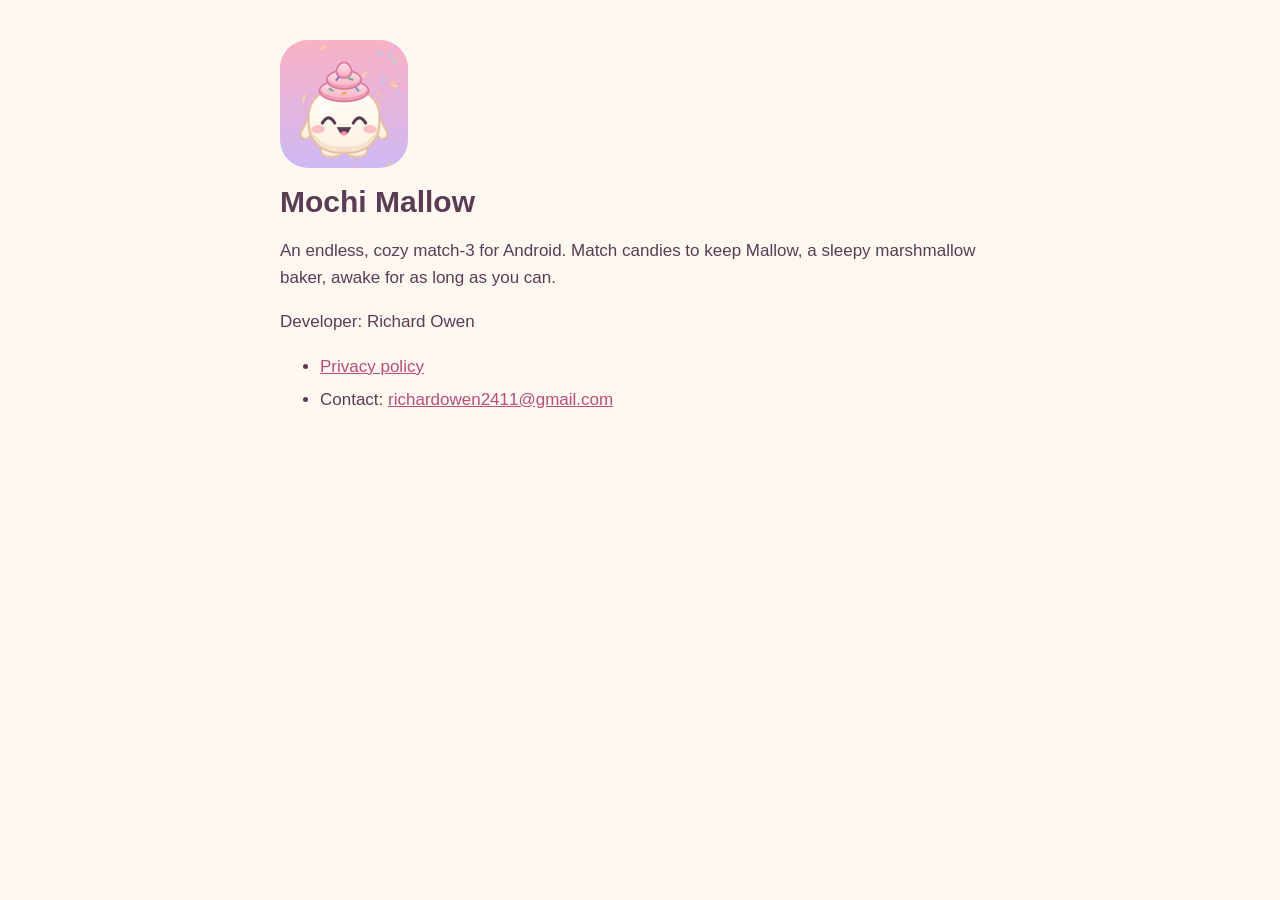
<file: index.html>
<!DOCTYPE html>
<html lang="en">
<head>
<meta charset="utf-8">
<meta name="viewport" content="width=device-width, initial-scale=1">
<title>Mochi Mallow</title>
<link rel="stylesheet" href="style.css">
</head>
<body>
<main>
<img class="icon" src="icon.png" alt="Mochi Mallow app icon" width="128" height="128">
<h1>Mochi Mallow</h1>
<p>An endless, cozy match-3 for Android. Match candies to keep Mallow, a sleepy marshmallow baker,
awake for as long as you can.</p>
<p>Developer: Richard Owen</p>
<ul>
<li><a href="privacy/">Privacy policy</a></li>
<li>Contact: <a href="mailto:richardowen2411@gmail.com">richardowen2411@gmail.com</a></li>
</ul>
</main>
</body>
</html>
</file>
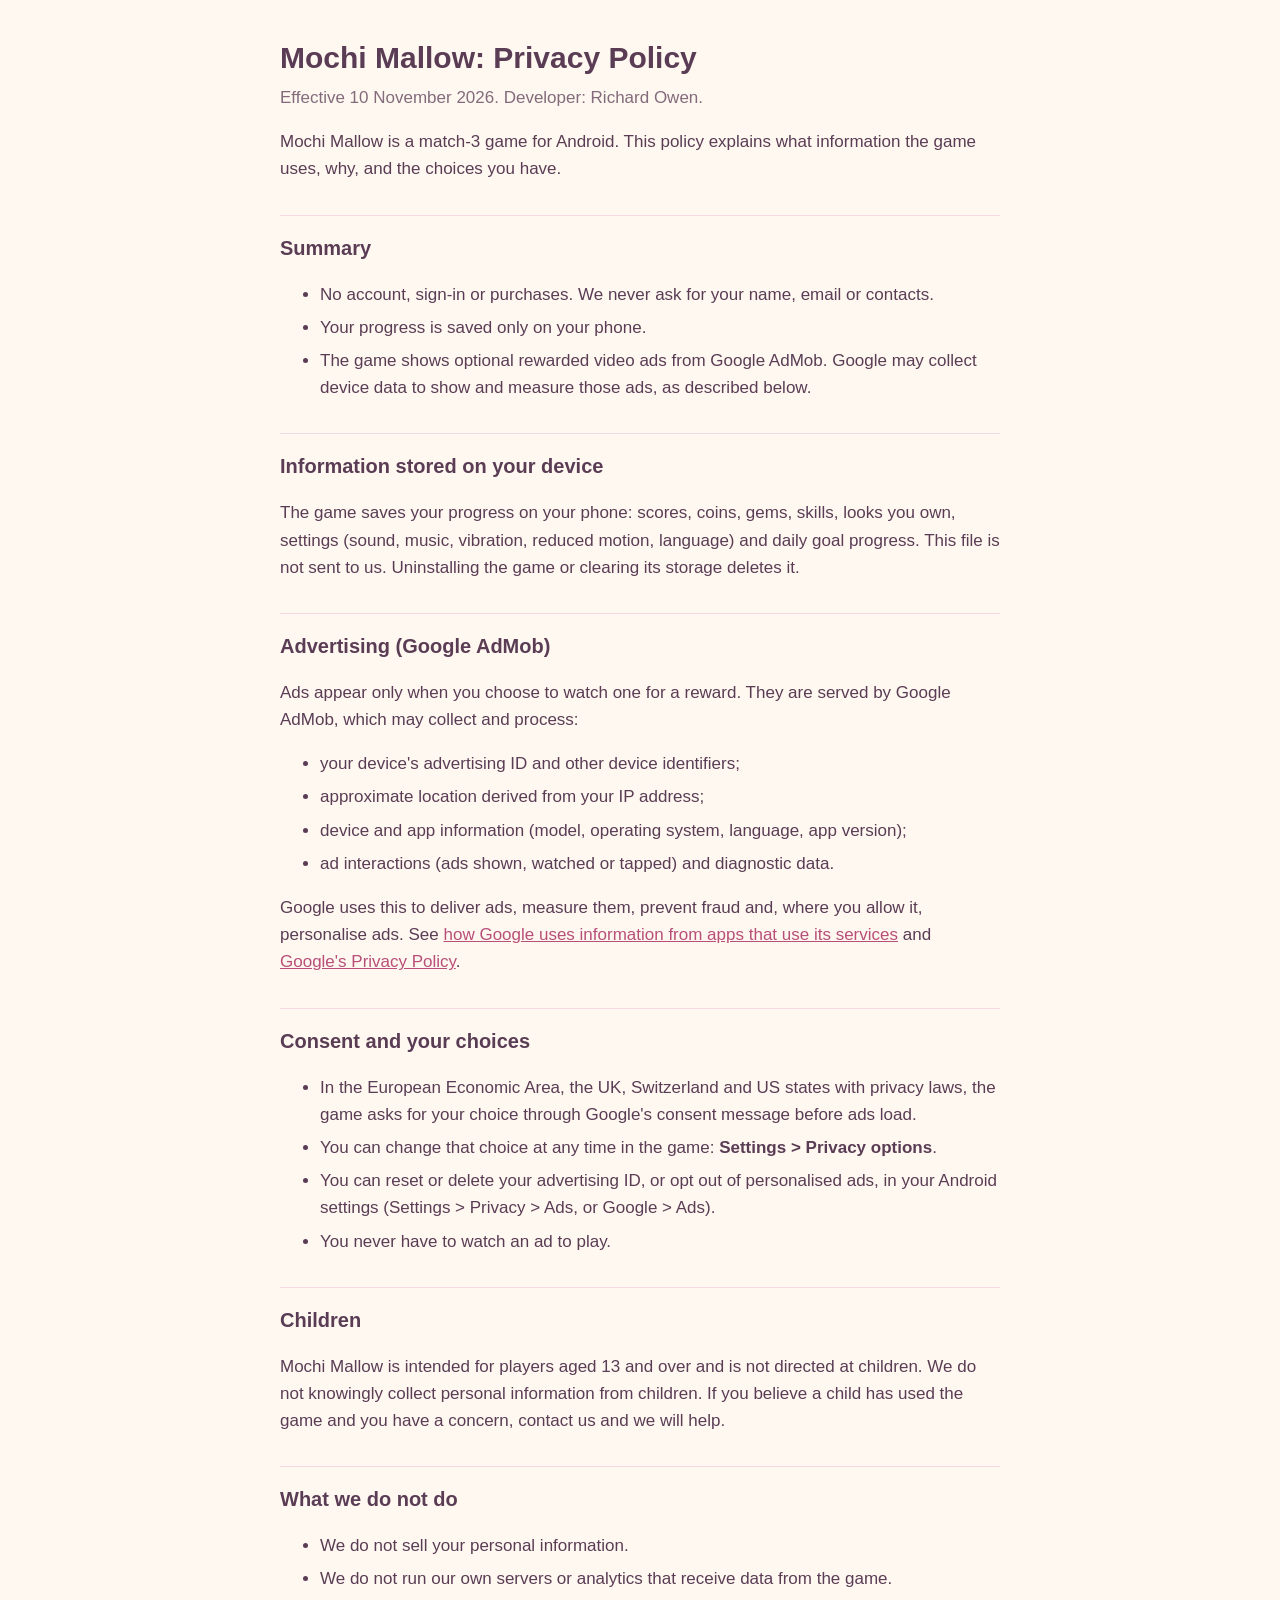
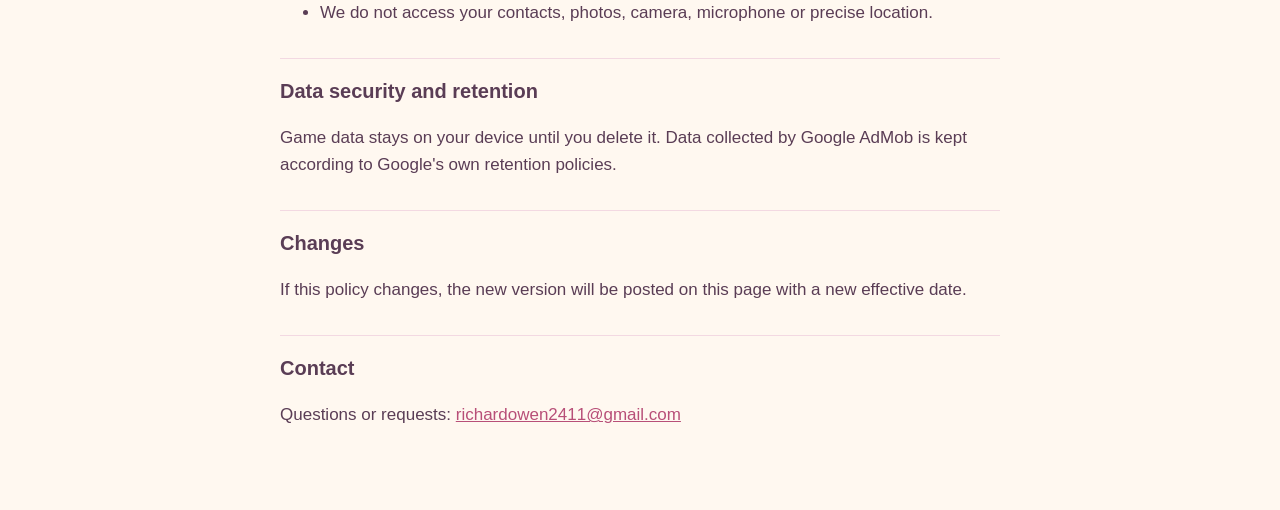
<file: privacy/index.html>
<!DOCTYPE html>
<html lang="en">
<head>
<meta charset="utf-8">
<meta name="viewport" content="width=device-width, initial-scale=1">
<title>Mochi Mallow: Privacy Policy</title>
<link rel="stylesheet" href="../style.css">
</head>
<body>
<main>
<h1>Mochi Mallow: Privacy Policy</h1>
<p class="meta">Effective 10 November 2026. Developer: Richard Owen.</p>

<p>Mochi Mallow is a match-3 game for Android. This policy explains what information the game uses,
why, and the choices you have.</p>

<h2>Summary</h2>
<ul>
<li>No account, sign-in or purchases. We never ask for your name, email or contacts.</li>
<li>Your progress is saved only on your phone.</li>
<li>The game shows optional rewarded video ads from Google AdMob. Google may collect device data
to show and measure those ads, as described below.</li>
</ul>

<h2>Information stored on your device</h2>
<p>The game saves your progress on your phone: scores, coins, gems, skills, looks you own, settings
(sound, music, vibration, reduced motion, language) and daily goal progress. This file is not sent
to us. Uninstalling the game or clearing its storage deletes it.</p>

<h2>Advertising (Google AdMob)</h2>
<p>Ads appear only when you choose to watch one for a reward. They are served by Google AdMob, which
may collect and process:</p>
<ul>
<li>your device's advertising ID and other device identifiers;</li>
<li>approximate location derived from your IP address;</li>
<li>device and app information (model, operating system, language, app version);</li>
<li>ad interactions (ads shown, watched or tapped) and diagnostic data.</li>
</ul>
<p>Google uses this to deliver ads, measure them, prevent fraud and, where you allow it, personalise
ads. See <a href="https://policies.google.com/technologies/partner-sites">how Google uses information
from apps that use its services</a> and <a href="https://policies.google.com/privacy">Google's
Privacy Policy</a>.</p>

<h2>Consent and your choices</h2>
<ul>
<li>In the European Economic Area, the UK, Switzerland and US states with privacy laws, the game asks
for your choice through Google's consent message before ads load.</li>
<li>You can change that choice at any time in the game: <strong>Settings &gt; Privacy options</strong>.</li>
<li>You can reset or delete your advertising ID, or opt out of personalised ads, in your Android
settings (Settings &gt; Privacy &gt; Ads, or Google &gt; Ads).</li>
<li>You never have to watch an ad to play.</li>
</ul>

<h2>Children</h2>
<p>Mochi Mallow is intended for players aged 13 and over and is not directed at children. We do not
knowingly collect personal information from children. If you believe a child has used the game and
you have a concern, contact us and we will help.</p>

<h2>What we do not do</h2>
<ul>
<li>We do not sell your personal information.</li>
<li>We do not run our own servers or analytics that receive data from the game.</li>
<li>We do not access your contacts, photos, camera, microphone or precise location.</li>
</ul>

<h2>Data security and retention</h2>
<p>Game data stays on your device until you delete it. Data collected by Google AdMob is kept
according to Google's own retention policies.</p>

<h2>Changes</h2>
<p>If this policy changes, the new version will be posted on this page with a new effective date.</p>

<h2>Contact</h2>
<p>Questions or requests: <a href="mailto:richardowen2411@gmail.com">richardowen2411@gmail.com</a></p>
</main>
</body>
</html>
</file>
<file: style.css>
:root {
  --cream: #fff8f0;
  --ink: #5a3d55;
  --pink: #e98aa8;
  --line: #f3d9e2;
}

body {
  margin: 0;
  background: var(--cream);
  color: var(--ink);
  font: 17px/1.6 -apple-system, "Segoe UI", Roboto, "Helvetica Neue", Arial, sans-serif;
}

main {
  max-width: 720px;
  margin: 0 auto;
  padding: 40px 20px 64px;
}

h1 {
  font-size: 30px;
  line-height: 1.2;
  margin: 0 0 8px;
}

h2 {
  font-size: 20px;
  margin: 32px 0 8px;
  padding-top: 16px;
  border-top: 1px solid var(--line);
}

a {
  color: #b84f78;
}

.meta {
  margin-top: 0;
  opacity: 0.75;
}

.icon {
  border-radius: 28px;
  display: block;
  margin-bottom: 16px;
}

li + li {
  margin-top: 6px;
}
</file>
